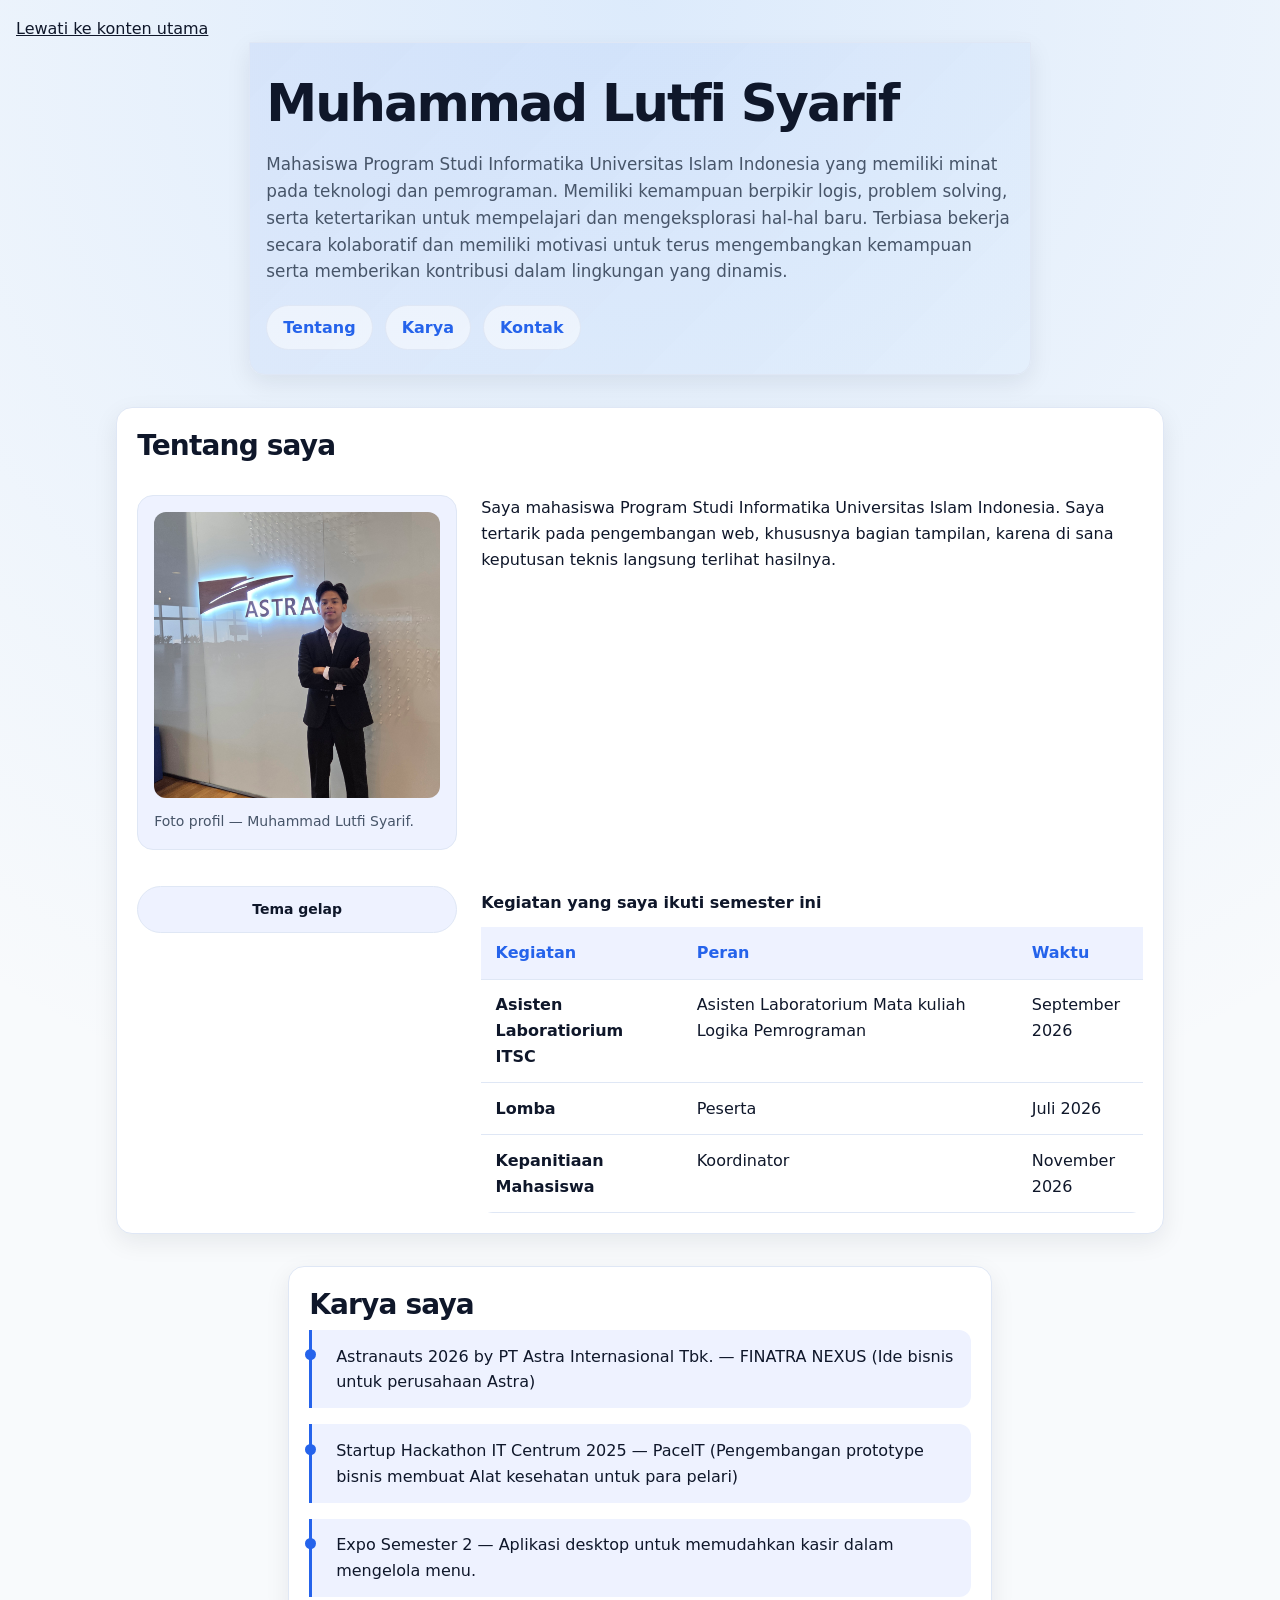
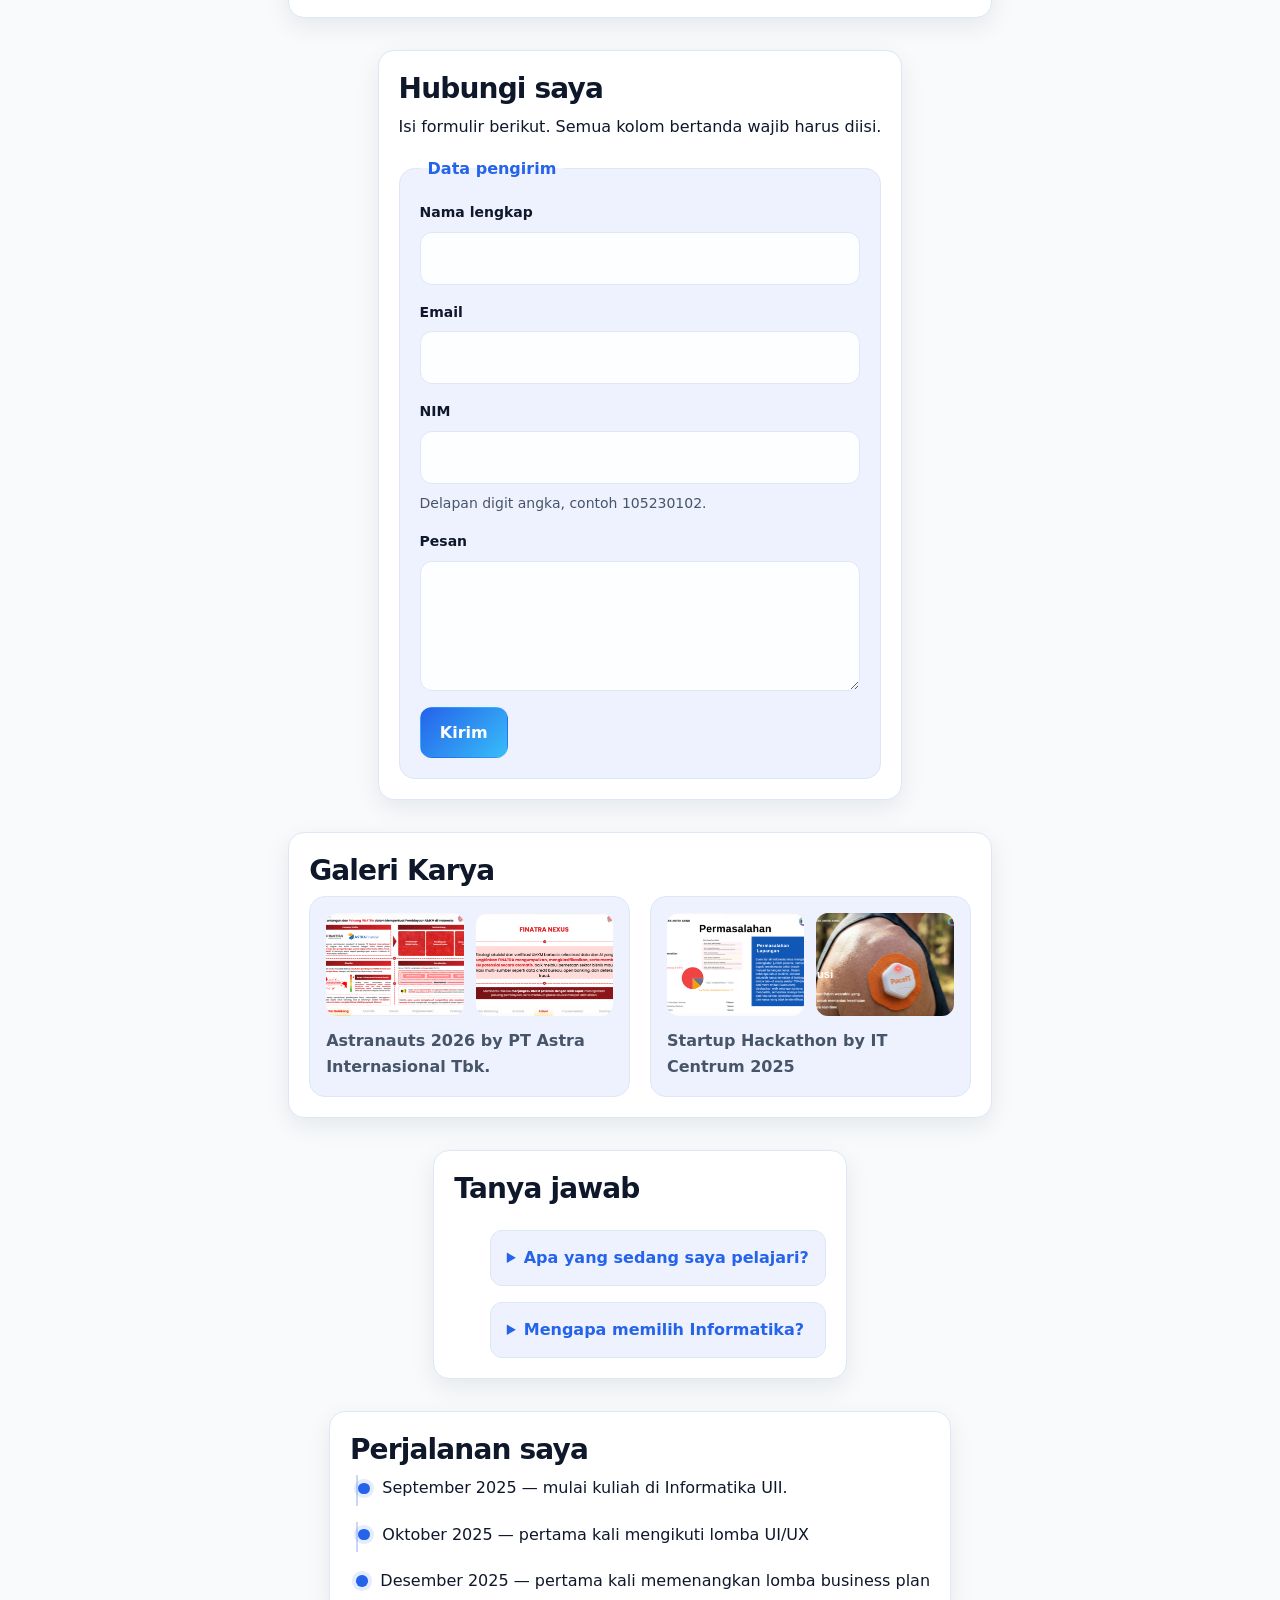
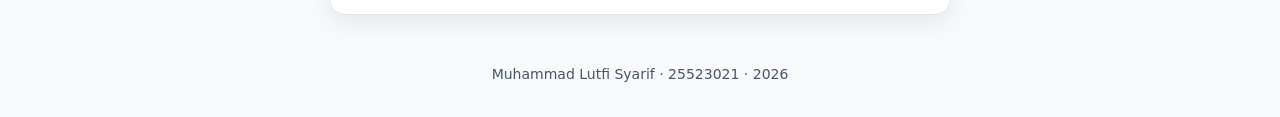
<file:  .html>
<!DOCTYPE html>
<!--
  KERANGKA PROFIL — PABW 2026/2027 — Pertemuan 4
  ==================================================================
  Berkas ini SUDAH LENGKAP dan sudah lolos W3C Nu Html Checker serta
  Lighthouse Accessibility. JANGAN mengubah struktur, landmark, label,
  atau alt untuk memperbaiki tampilan — tampilan diubah dari berkas CSS.

  Tugas Anda di Pertemuan 4:
    1. Ganti isi yang ditandai  [ISI]  dengan milik Anda sendiri.
    2. Buat lima berkas CSS di folder css/ lalu buka komentar
       lima baris <link> di bawah  (lihat Lembar D).
    3. WAJIB — tambahkan MINIMAL TIGA bagian baru di dalam <main>,
       masing-masing memakai elemen semantik yang belum terpakai dan
       berbeda satu sama lain  (lihat Lembar B.3). Setiap bagian wajib
       diberi gaya memakai token yang sama, lalu dievaluasi W3C dan WCAG.
-->
<html lang="id">
<head>
  <meta charset="utf-8">
  <meta name="viewport" content="width=device-width, initial-scale=1">
  <meta name="color-scheme" content="light dark">
  <!-- ISI 1 — judul tab dan hasil pencarian. Ganti dengan nama Anda. -->
  <title>Profil Muhammad Lutfi Syarif — PABW 2026/2027</title>
  <meta name="description" content="Halaman profil mahasiswa PABW: tentang saya, karya, dan kontak.">

  <!-- LEMBAR D — buat lima berkas di folder css/, lalu buka komentar ini.
       URUTAN PEMUATAN MENENTUKAN CASCADE: tokens, base, layout, komponen, tema.
       Lapisan paling bawah menang tanpa perlu !important. -->
  <link rel="stylesheet" href="css/tokens.css">
  <link rel="stylesheet" href="css/base.css">
  <link rel="stylesheet" href="css/layout.css">
  <link rel="stylesheet" href="css/komponen.css">
  <link rel="stylesheet" href="css/tema.css">
</head>
<body>
  <a class="lewati" href="#utama">Lewati ke konten utama</a>

  <header class="kepala">
    <!-- ISI 2 — nama Anda, atau nama panggilan yang Anda pakai. -->
    <h1>Muhammad Lutfi Syarif</h1>
    <!-- ISI 3 — satu kalimat tentang diri Anda. -->
    <p class="tagline">Mahasiswa Program Studi Informatika Universitas Islam Indonesia yang memiliki minat
pada teknologi dan pemrograman. Memiliki kemampuan berpikir logis, problem solving,
serta ketertarikan untuk mempelajari dan mengeksplorasi hal-hal baru. Terbiasa bekerja
secara kolaboratif dan memiliki motivasi untuk terus mengembangkan kemampuan serta
memberikan kontribusi dalam lingkungan yang dinamis.</p>
    <nav aria-label="Navigasi utama">
      <ul>
        <li><a href="#tentang">Tentang</a></li>
        <li><a href="#karya">Karya</a></li>
        <li><a href="#kontak">Kontak</a></li>
      </ul>
    </nav>
  </header>

  <main id="utama">

    <section id="tentang">
      <h2>Tentang saya</h2>

      <figure class="foto">
        <!-- ISI 4 — pakai foto Anda sendiri dengan nama berkas yang sama,
             atau biarkan berkas contoh apa adanya. -->
        <img src="media/foto-profil.jpg"
             alt="Foto diri Nama Anda memakai kemeja putih."
             width="480" height="480" loading="lazy">
        <figcaption>Foto profil — Muhammad Lutfi Syarif.</figcaption>
      </figure>

      <!-- ISI 5 — dua sampai tiga kalimat: asal, minat, dan hal yang
           sedang Anda pelajari. -->
      <p>Saya mahasiswa Program Studi Informatika Universitas Islam Indonesia.
         Saya tertarik pada pengembangan web, khususnya bagian tampilan,
         karena di sana keputusan teknis langsung terlihat hasilnya.</p>

        <input type="checkbox" id="tema" class="pengalih-tema">
        <label for="tema" class="tombol-tema">Tema gelap</label>


      <div class="table-wrap">
        <table>
          <!-- ISI 6 — judul tabel dan isi minimal tiga baris. -->
          <caption>Kegiatan yang saya ikuti semester ini</caption>
          <thead>
            <tr>
              <th scope="col">Kegiatan</th>
              <th scope="col">Peran</th>
              <th scope="col">Waktu</th>
            </tr>
          </thead>
          <tbody>
            <tr>
              <th scope="row">Asisten Laboratiorium ITSC</th>
              <td>Asisten Laboratorium Mata kuliah Logika Pemrograman</td>
              <td><time datetime="2026-09">September 2026</time></td>
            </tr>
            <tr>
              <th scope="row">Lomba</th>
              <td>Peserta</td>
              <td><time datetime="2026-10">Juli 2026</time></td>
            </tr>
            <tr>
              <th scope="row">Kepanitiaan Mahasiswa</th>
              <td>Koordinator</td>
              <td><time datetime="2026">November 2026</time></td>
            </tr>
          </tbody>
        </table>
      </div>
    </section>

    <section id="karya">
      <h2>Karya saya</h2>
      <!-- ISI 7 — tiga karya, proyek, atau hal yang pernah Anda buat.
           Boleh tugas kuliah, karya pribadi, atau hobi. -->
      <ul>
        <li>Astranauts 2026 by PT Astra Internasional Tbk. — FINATRA NEXUS (Ide bisnis untuk perusahaan Astra)</li>
        <li>Startup Hackathon IT Centrum 2025 — PaceIT (Pengembangan prototype bisnis membuat Alat kesehatan untuk para pelari)</li>
        <li>Expo Semester 2 — Aplikasi desktop untuk memudahkan kasir dalam mengelola menu.</li>
      </ul>
    </section>

    <section id="kontak">
      <h2>Hubungi saya</h2>
      <p>Isi formulir berikut. Semua kolom bertanda wajib harus diisi.</p>

      <form action="#" method="post">
        <fieldset>
          <legend>Data pengirim</legend>

          <p>
            <label for="nama">Nama lengkap</label>
            <input id="nama" name="nama" type="text"
                   autocomplete="name" required>
          </p>

          <p>
            <label for="email">Email</label>
            <input id="email" name="email" type="email"
                   autocomplete="email" required>
          </p>

          <p>
            <label for="nim">NIM</label>
            <!-- ISI 8 — ganti angka di dalam pattern dengan NIM Anda sendiri. -->
            <input id="nim" name="nim" type="text" inputmode="numeric"
                   pattern="25523021{8}" aria-describedby="nim-bantuan" required>
            <span id="nim-bantuan">Delapan digit angka, contoh 105230102.</span>
          </p>

          <p>
            <label for="pesan">Pesan</label>
            <textarea id="pesan" name="pesan" rows="4" required></textarea>
          </p>

          <button type="submit">Kirim</button>
        </fieldset>
      </form>
    </section>

    <!-- STRUKTUR TAMBAHAN (Lembar B.3) — minimal tiga bagian baru di sini,
         sebelum tag penutup </main>. Wajib: satu <h2> per bagian, atribut id
         yang belum terpakai, elemen semantik yang berbeda satu sama lain, dan
         gaya memakai token yang sama. Tiga section di atas JANGAN diubah. -->

        <section id="galeri">
          <h2>Galeri Karya</h2>
          <ul class="galeri">
            <li>
              <figure>
                <img src="media/karya-1.png"
                alt="Tangkapan layar karya-1."
                width="640" height="400" loading="lazy">
                <img src="media/karya-2.png"
                alt="Tangkapan layar karya 2."
                width="640" height="400" loading="lazy">
              <figcaption>Astranauts 2026 by PT Astra Internasional Tbk.</figcaption>
              </figure>
            </li>
          <!-- ulangi <li> untuk karya kedua dan ketiga -->
              <li>
              <figure>
                <img src="media/karya-3.png"
                alt="Tangkapan layar karya-3."
                width="640" height="400" loading="lazy">
                <img src="media/karya-4.png"
                alt="Tangkapan layar karya 4."
                width="640" height="400" loading="lazy">
              <figcaption>Startup Hackathon by IT Centrum 2025</figcaption>
              </figure>
            </li>
          </ul>
        </section>

        <section id="tanya-jawab">
          <h2>Tanya jawab</h2>

            <details>
              <summary>Apa yang sedang saya pelajari?</summary>
              <p>CSS dan cara menyusun tampilan yang konsisten lewat token.</p>
            </details>

            <details>
              <summary>Mengapa memilih Informatika?</summary>
              <p> Saya tertarik dengan teknologi dan ingin mempelajari cara
                membuat solusi menggunakan perangkat lunak.</p>
            </details>
        </section>

        <section id="lini-masa">
          <h2>Perjalanan saya</h2>
            <ol class="lini">
              <li><time datetime="2025-09">September 2025</time> — mulai kuliah di Informatika UII.</li>
              <li><time datetime="2025-10">Oktober 2025</time> — pertama kali mengikuti lomba UI/UX</li>
              <li><time datetime="2025-12">Desember 2025</time> — pertama kali memenangkan lomba business plan</li>
            </ol>
        </section>

  </main>

  <footer class="kaki">
    <!-- ISI 9 — nama, NIM, tahun. -->
    <p>Muhammad Lutfi Syarif · 25523021 · <time datetime="2026">2026</time></p>
  </footer>
</body>
</html>
</file>
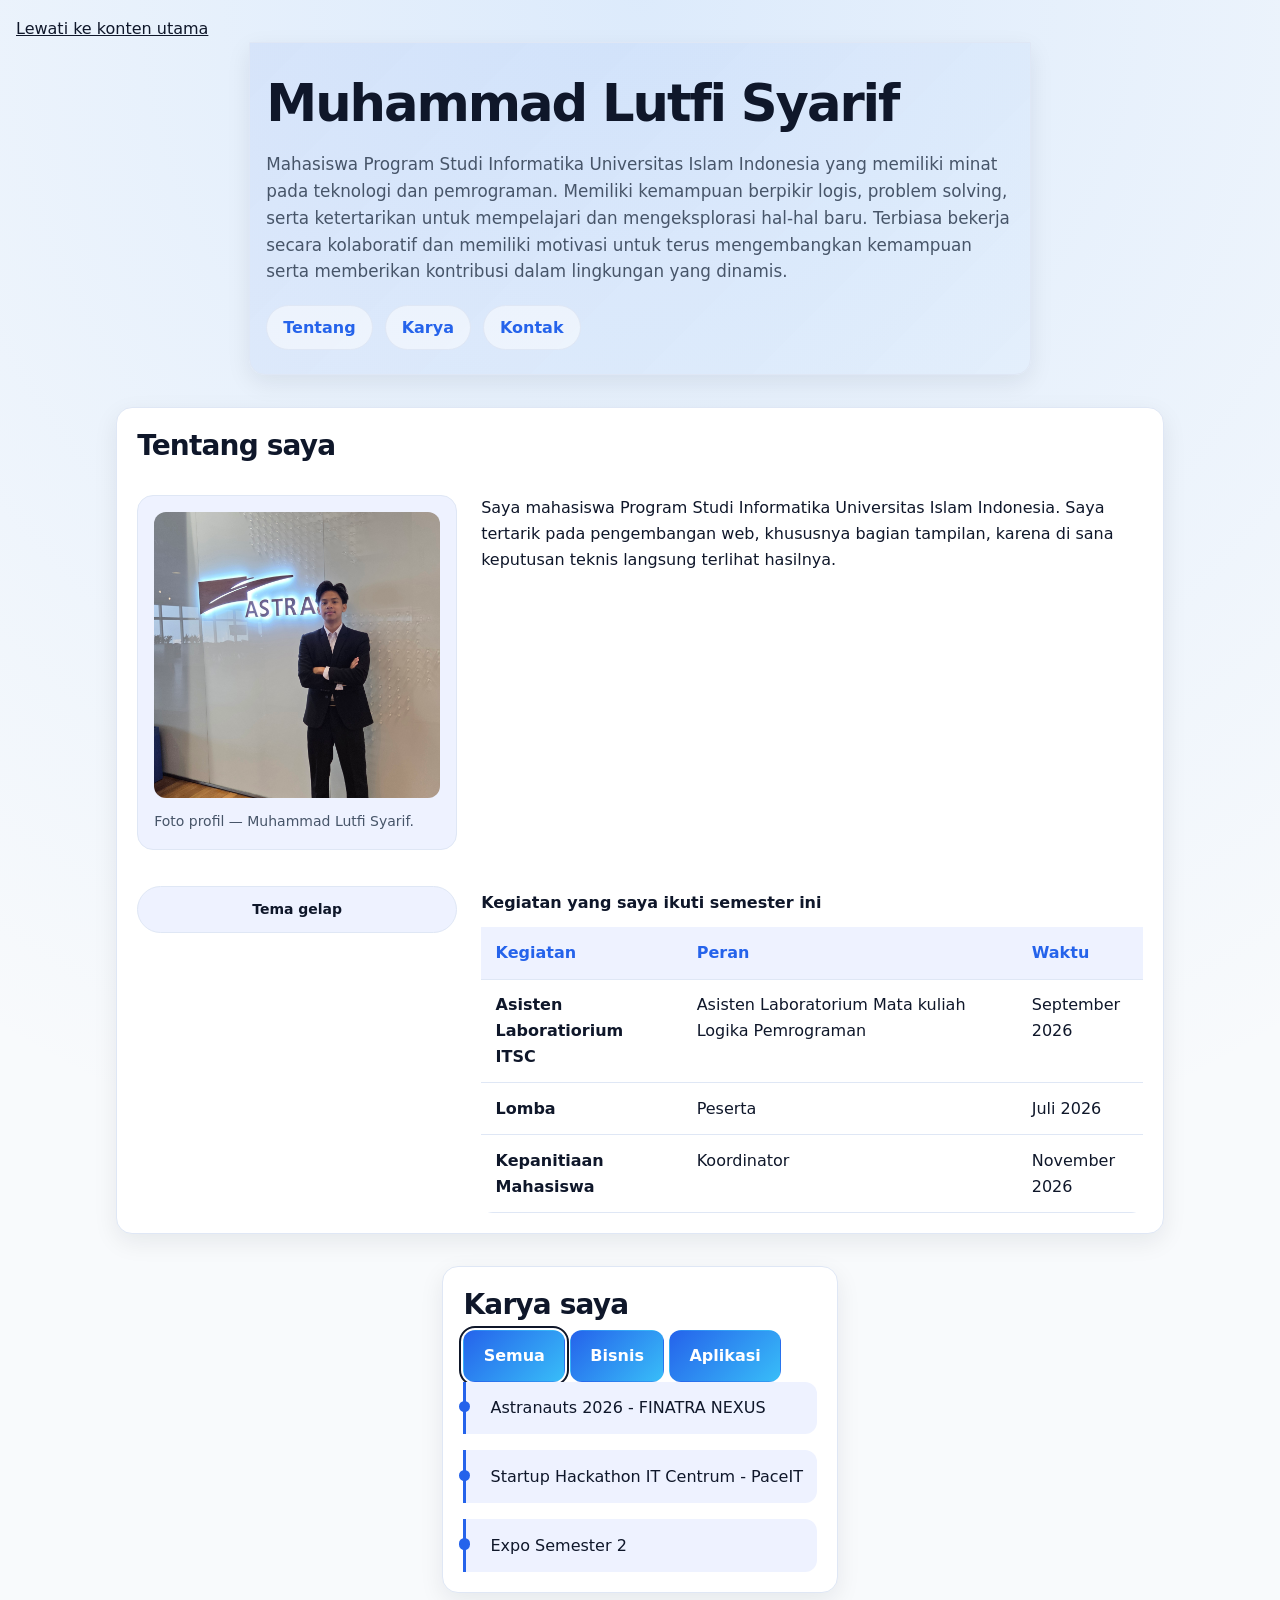
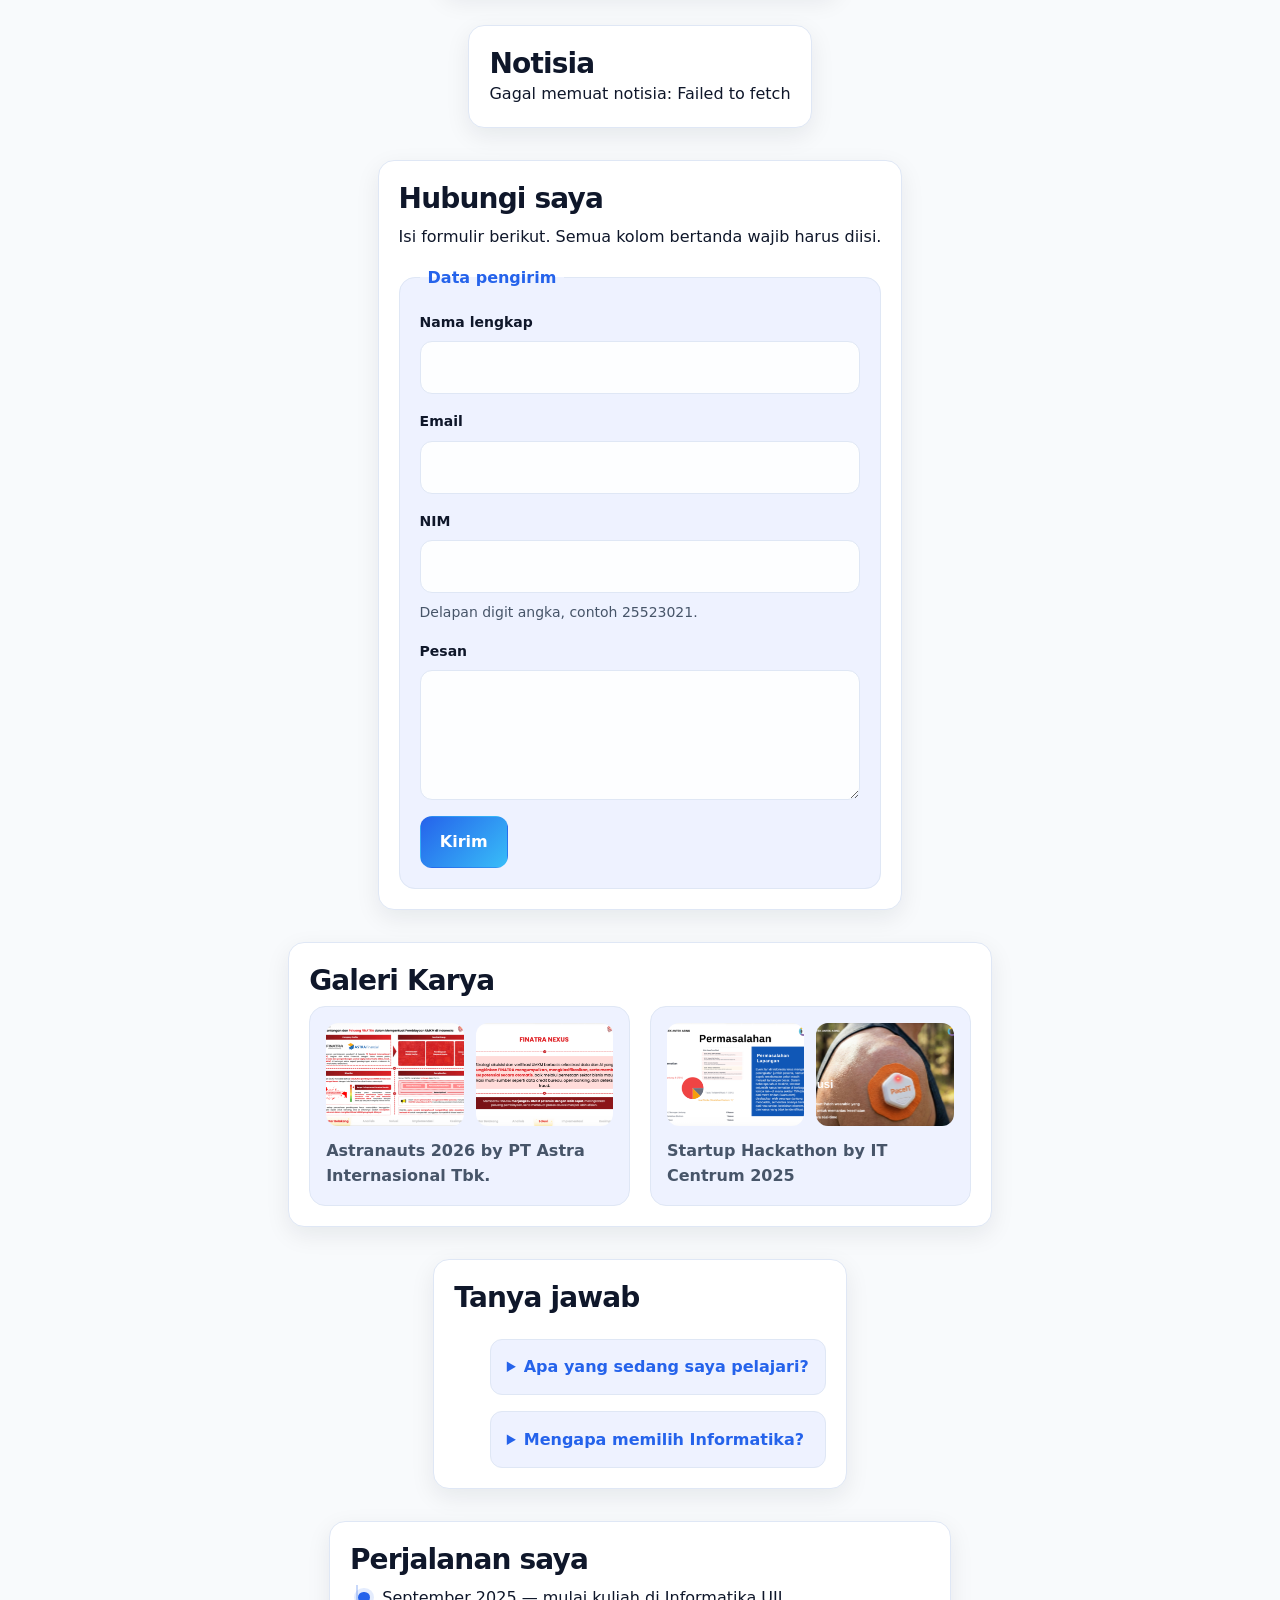
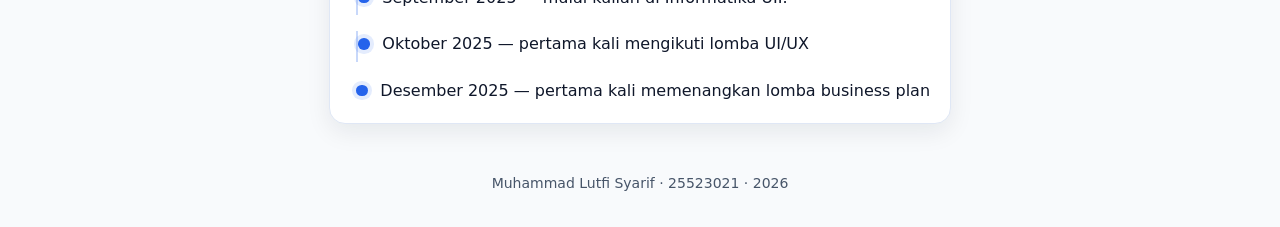
<file: profil.html>
<!DOCTYPE html>
<!--
  KERANGKA PROFIL — PABW 2026/2027 — Pertemuan 4
  ==================================================================
  Berkas ini SUDAH LENGKAP dan sudah lolos W3C Nu Html Checker serta
  Lighthouse Accessibility. JANGAN mengubah struktur, landmark, label,
  atau alt untuk memperbaiki tampilan — tampilan diubah dari berkas CSS.

  Tugas Anda di Pertemuan 4:
    1. Ganti isi yang ditandai  [ISI]  dengan milik Anda sendiri.
    2. Buat lima berkas CSS di folder css/ lalu buka komentar
       lima baris <link> di bawah  (lihat Lembar D).
    3. WAJIB — tambahkan MINIMAL TIGA bagian baru di dalam <main>,
       masing-masing memakai elemen semantik yang belum terpakai dan
       berbeda satu sama lain  (lihat Lembar B.3). Setiap bagian wajib
       diberi gaya memakai token yang sama, lalu dievaluasi W3C dan WCAG.
-->
<html lang="id">
<head>
  <meta charset="utf-8">
  <meta name="viewport" content="width=device-width, initial-scale=1.0">
  <meta name="color-scheme" content="light dark">
  <!-- ISI 1 — judul tab dan hasil pencarian. Ganti dengan nama Anda. -->
  <title>Profil Muhammad Lutfi Syarif — PABW 2026/2027</title>
  <meta name="description" content="Halaman profil mahasiswa PABW: tentang saya, karya, dan kontak.">

  <!-- LEMBAR D — buat lima berkas di folder css/, lalu buka komentar ini.
       URUTAN PEMUATAN MENENTUKAN CASCADE: tokens, base, layout, komponen, tema.
       Lapisan paling bawah menang tanpa perlu !important. -->
  <link rel="stylesheet" href="css/tokens.css">
  <link rel="stylesheet" href="css/base.css">
  <link rel="stylesheet" href="css/layout.css">
  <link rel="stylesheet" href="css/komponen.css">
  <link rel="stylesheet" href="css/tema.css">
</head>
<body>
  <a class="lewati" href="#utama">Lewati ke konten utama</a>

  <header class="kepala">
    <!-- ISI 2 — nama Anda, atau nama panggilan yang Anda pakai. -->
    <h1>Muhammad Lutfi Syarif</h1>
    <!-- ISI 3 — satu kalimat tentang diri Anda. -->
    <p class="tagline">Mahasiswa Program Studi Informatika Universitas Islam Indonesia yang memiliki minat
pada teknologi dan pemrograman. Memiliki kemampuan berpikir logis, problem solving,
serta ketertarikan untuk mempelajari dan mengeksplorasi hal-hal baru. Terbiasa bekerja
secara kolaboratif dan memiliki motivasi untuk terus mengembangkan kemampuan serta
memberikan kontribusi dalam lingkungan yang dinamis.</p>
    <nav aria-label="Navigasi utama">
      <ul>
        <li><a href="#tentang">Tentang</a></li>
        <li><a href="#karya">Karya</a></li>
        <li><a href="#kontak">Kontak</a></li>
      </ul>
    </nav>
  </header>

  <main id="utama">

    <section id="tentang">
      <h2>Tentang saya</h2>

      <figure class="foto">
        <!-- ISI 4 — pakai foto Anda sendiri dengan nama berkas yang sama,
             atau biarkan berkas contoh apa adanya. -->
        <img src="media/foto-profil.jpg"
             alt="Foto diri Nama Anda memakai kemeja putih."
             width="480" height="480" loading="lazy">
        <figcaption>Foto profil — Muhammad Lutfi Syarif.</figcaption>
      </figure>

      <!-- ISI 5 — dua sampai tiga kalimat: asal, minat, dan hal yang
           sedang Anda pelajari. -->
      <p>Saya mahasiswa Program Studi Informatika Universitas Islam Indonesia.
         Saya tertarik pada pengembangan web, khususnya bagian tampilan,
         karena di sana keputusan teknis langsung terlihat hasilnya.</p>

        <input type="checkbox" id="tema" class="pengalih-tema">
        <label for="tema" class="tombol-tema">Tema gelap</label>


      <div class="table-wrap">
        <table>
          <!-- ISI 6 — judul tabel dan isi minimal tiga baris. -->
          <caption>Kegiatan yang saya ikuti semester ini</caption>
          <thead>
            <tr>
              <th scope="col">Kegiatan</th>
              <th scope="col">Peran</th>
              <th scope="col">Waktu</th>
            </tr>
          </thead>
          <tbody>
            <tr>
              <th scope="row">Asisten Laboratiorium ITSC</th>
              <td>Asisten Laboratorium Mata kuliah Logika Pemrograman</td>
              <td><time datetime="2026-09">September 2026</time></td>
            </tr>
            <tr>
              <th scope="row">Lomba</th>
              <td>Peserta</td>
              <td><time datetime="2026-10">Juli 2026</time></td>
            </tr>
            <tr>
              <th scope="row">Kepanitiaan Mahasiswa</th>
              <td>Koordinator</td>
              <td><time datetime="2026">November 2026</time></td>
            </tr>
          </tbody>
        </table>
      </div>
    </section>

    <section id="karya">
      <h2>Karya saya</h2>
      <!-- ISI 7 — tiga karya, proyek, atau hal yang pernah Anda buat.
           Boleh tugas kuliah, karya pribadi, atau hobi. -->
      <div id="filter">
        <button type="button" data-kategori="semua" class="aktif">Semua</button>
        <button type="button" data-kategori="bisnis">Bisnis</button>
        <button type="button" data-kategori="aplikasi">Aplikasi</button>
      </div>
      <ul id="daftar"></ul>
      <p id="pesan-kosong" hidden>Tidak ada proyek pada kategori itu.</p>
    </section>

        <section id="notisia-bagian">
      <h2>Notisia</h2>
      <p id="status-notisia" role="status"></p>
      <ul id="notisia"></ul>
    </section>

    <section id="kontak">
      <h2>Hubungi saya</h2>
      <p>Isi formulir berikut. Semua kolom bertanda wajib harus diisi.</p>

      <form action="#" method="post" novalidate>
        <fieldset>
          <legend>Data pengirim</legend>

          <p>
            <label for="nama">Nama lengkap</label>
            <input id="nama" name="nama" type="text"
                   autocomplete="name" aria-describedby="nama-galat" required>
            <span class="pesan-galat" id="nama-galat"></span>
          </p>

          <p>
            <label for="email">Email</label>
            <input id="email" name="email" type="email"
                   autocomplete="email" aria-describedby="email-galat" required>
            <span class="pesan-galat" id="email-galat"></span>
          </p>

          <p>
            <label for="nim">NIM</label>
            <!-- ISI 8 — ganti angka di dalam pattern dengan NIM Anda sendiri. -->
            <input id="nim" name="nim" type="text" inputmode="numeric"
                   pattern="[0-9]{8}" aria-describedby="nim-bantuan nim-galat" required>
            <span id="nim-bantuan">Delapan digit angka, contoh 25523021.</span>
            <span class="pesan-galat" id="nim-galat"></span>
          </p>

          <p>
            <label for="pesan">Pesan</label>
            <textarea id="pesan" name="pesan" rows="4"
                      aria-describedby="pesan-galat" required></textarea>
            <span class="pesan-galat" id="pesan-galat"></span>
          </p>

          <button type="submit">Kirim</button>
        </fieldset>
      </form>
    </section>

    <!-- STRUKTUR TAMBAHAN (Lembar B.3) — minimal tiga bagian baru di sini,
         sebelum tag penutup </main>. Wajib: satu <h2> per bagian, atribut id
         yang belum terpakai, elemen semantik yang berbeda satu sama lain, dan
         gaya memakai token yang sama. Tiga section di atas JANGAN diubah. -->

        <section id="galeri">
          <h2>Galeri Karya</h2>
          <ul class="galeri">
            <li>
              <figure>
                <img src="media/karya-1.png"
                alt="Tangkapan layar karya-1."
                width="640" height="400" loading="lazy">
                <img src="media/karya-2.png"
                alt="Tangkapan layar karya 2."
                width="640" height="400" loading="lazy">
              <figcaption>Astranauts 2026 by PT Astra Internasional Tbk.</figcaption>
              </figure>
            </li>
          <!-- ulangi <li> untuk karya kedua dan ketiga -->
              <li>
              <figure>
                <img src="media/karya-3.png"
                alt="Tangkapan layar karya-3."
                width="640" height="400" loading="lazy">
                <img src="media/karya-4.png"
                alt="Tangkapan layar karya 4."
                width="640" height="400" loading="lazy">
              <figcaption>Startup Hackathon by IT Centrum 2025</figcaption>
              </figure>
            </li>
          </ul>
        </section>

        <section id="tanya-jawab">
          <h2>Tanya jawab</h2>

            <details>
              <summary>Apa yang sedang saya pelajari?</summary>
              <p>CSS dan cara menyusun tampilan yang konsisten lewat token.</p>
            </details>

            <details>
              <summary>Mengapa memilih Informatika?</summary>
              <p> Saya tertarik dengan teknologi dan ingin mempelajari cara
                membuat solusi menggunakan perangkat lunak.</p>
            </details>
        </section>

        <section id="lini-masa">
          <h2>Perjalanan saya</h2>
            <ol class="lini">
              <li><time datetime="2025-09">September 2025</time> — mulai kuliah di Informatika UII.</li>
              <li><time datetime="2025-10">Oktober 2025</time> — pertama kali mengikuti lomba UI/UX</li>
              <li><time datetime="2025-12">Desember 2025</time> — pertama kali memenangkan lomba business plan</li>
            </ol>
        </section>

  </main>

  <footer class="kaki">
    <!-- ISI 9 — nama, NIM, tahun. -->
    <p>Muhammad Lutfi Syarif · 25523021 · <time datetime="2026">2026</time></p>
  </footer>

  <script type="module" src="js/app.js"></script>
  <script type="module" src="js/dom.js"></script>
</body>
</html>
</file>
<file: css/tokens.css>
/* LAPIS 1 — primitif: nilai mentah, tidak menyebut peran apa pun */
:root {
  --blue-900: #0f172a;
  --blue-700: #2563eb;
  --blue-500: #60a5fa;
  --cyan-400: #38bdf8;
  --gray-50:  #f8fafc;
  --gray-100: #eef2ff;
  --gray-200: #dfe7f5;
  --gray-700: #475569;
  --gray-900: #0f172a;
  --white: #ffffff;
 
  --space-1: 0.25rem;
  --space-2: 0.5rem;
  --space-3: 0.75rem;
  --space-4: 1rem;
  --space-5: 1.25rem;
  --space-6: 1.5rem;
  --space-8: 2rem;
  --space-10: 2.5rem;
 
  --radius-sm: 0.375rem;
  --radius-md: 0.75rem;
  --radius-lg: 1rem;
  --shadow-1: 0 8px 24px rgba(15, 23, 42, 0.08);
 
  --text-sm: 0.875rem;
  --text-md: 1rem;
  --text-lg: 1.125rem;
  --text-xl: 1.75rem;
  --text-3xl: clamp(2.2rem, 4vw, 3.5rem);
}
 
/* LAPIS 2 — semantik: peran. Isinya mengacu ke lapis 1. */
:root {
  --color-bg:       var(--gray-50);
  --color-fg:       var(--gray-900);
  --color-surface:  var(--white);
  --color-surface-soft: var(--gray-100);
  --color-border:   var(--gray-200);
  --color-primary:  var(--blue-700);
  --color-primary-soft: var(--cyan-400);
  --color-danger:   #b91c1c;
  --color-focus:    var(--blue-500);
  --color-muted:    var(--gray-700);
 
  --card-pad:       var(--space-5);
  --section-gap:    var(--space-8);
  --container:      1100px;
}
</file>
<file: css/base.css>
*, *::before, *::after {
  box-sizing: border-box;
}

* {
  margin: 0;
}

html {
  font-size: 100%;
  scroll-behavior: smooth;
}

body {
  display: grid;
  grid-template-rows: auto minmax(0, 1fr) auto;
  min-height: 100dvh;
  font-family: system-ui, "Segoe UI", Roboto, sans-serif;
  font-size: var(--text-md);
  line-height: 1.6;
  color: var(--color-fg);
  background:
    radial-gradient(circle at top, rgba(96, 165, 250, 0.18), transparent 35%),
    var(--color-bg);
  padding: var(--space-4) var(--space-4) var(--space-8);
}

img {
  max-width: 100%;
  height: auto;
  display: block;
}

a {
  color: inherit;
}

h1,
h2,
h3,
p,
ul,
ol,
figure,
blockquote,
details {
  margin: 0;
}

h1 {
  font-size: var(--text-3xl);
  line-height: 1.1;
  letter-spacing: -0.04em;
}

h2 {
  font-size: var(--text-xl);
  line-height: 1.25;
  letter-spacing: -0.03em;
}

h3 {
  font-size: var(--text-lg);
  line-height: 1.3;
}

main p,
main li,
main label,
main table,
main summary,
main figcaption,
main span {
  max-width: 65ch;
}

main section,
header.kepala,
footer.kaki {
  max-width: var(--container);
  margin-inline: auto;
}

figure {
  margin: 0;
}

button,
input,
textarea {
  font: inherit;
}
</file>
<file: css/layout.css>
header.kepala {
  display: grid;
  gap: var(--space-5);
  padding: var(--space-8) var(--space-4) var(--space-6);
  background: linear-gradient(135deg, rgba(37, 99, 235, 0.08), rgba(96, 165, 250, 0.04));
  border: 1px solid var(--color-border);
  border-radius: 0 0 var(--radius-lg) var(--radius-lg);
  box-shadow: var(--shadow-1);
}

header.kepala h1 {
  max-width: 18ch;
}

header.kepala .tagline {
  max-width: 70ch;
  color: var(--color-muted);
  font-size: 1.05rem;
}

nav ul {
  display: flex;
  flex-wrap: wrap;
  gap: var(--space-3);
  list-style: none;
  margin: 0;
  padding: 0;
}

nav li {
  display: flex;
}

nav a {
  display: inline-flex;
  align-items: center;
  justify-content: center;
  min-height: 2.5rem;
  padding: 0.55rem 1rem;
  border: 1px solid var(--color-border);
  border-radius: 999px;
  background: rgba(255, 255, 255, 0.5);
  color: var(--color-primary);
  text-decoration: none;
  font-weight: 600;
  transition: transform 0.2s ease, background 0.2s ease, border-color 0.2s ease;
}

nav a:hover,
nav a:focus-visible {
  transform: translateY(-1px);
  background: var(--color-primary);
  border-color: var(--color-primary);
  color: var(--color-surface);
  text-decoration: none;
}

main {
  display: flex;
  flex-direction: column;
  gap: var(--section-gap);
  padding-block: var(--space-8);
}

main > section {
  background: var(--color-surface);
  border: 1px solid var(--color-border);
  border-radius: var(--radius-lg);
  box-shadow: var(--shadow-1);
  padding: var(--card-pad);
}

#tentang {
  display: grid;
  grid-template-columns: minmax(240px, 320px) 1fr;
  gap: var(--space-6);
  align-items: start;
}

#tentang > h2,
#karya > h2,
#kontak > h2,
#galeri > h2,
#tanya-jawab > h2,
#lini-masa > h2 {
  grid-column: 1 / span 2;
  margin-bottom: var(--space-2);
}

#tentang .foto {
  display: grid;
  gap: var(--space-3);
  border: 1px solid var(--color-border);
  border-radius: var(--radius-lg);
  background: var(--color-surface-soft);
  padding: var(--space-4);
}

#tentang .foto img {
  border-radius: var(--radius-md);
  aspect-ratio: 1;
  object-fit: cover;
}

#tentang .foto figcaption {
  color: var(--color-muted);
  font-size: var(--text-sm);
}

#tentang > p,
#tentang .table-wrap,
#kontak > p,
#karya > ul,
#galeri > ul,
#tanya-jawab > details,
#lini-masa > ol {
  grid-column: 2 / span 1;
  min-width: 0;
}

#tentang > p {
  color: var(--color-fg);
}

.table-wrap {
  width: 100%;
  overflow-x: auto;
  -webkit-overflow-scrolling: touch;
}

#tentang table {
  width: 100%;
  min-width: 0;
  border-collapse: collapse;
  margin-top: var(--space-4);
  overflow: hidden;
  border-radius: var(--radius-md);
  table-layout: auto;
  word-break: break-word;
}

#tentang th,
#tentang td {
  word-break: break-word;
  overflow-wrap: anywhere;
}
#tentang caption {
  margin-bottom: var(--space-3);
  font-weight: 700;
  text-align: left;
}

#tentang th,
#tentang td {
  padding: 0.8rem 0.9rem;
  border-bottom: 1px solid var(--color-border);
  text-align: left;
  vertical-align: top;
}

#tentang thead th {
  background: var(--color-surface-soft);
  color: var(--color-primary);
}

#karya ul {
  display: grid;
  gap: var(--space-4);
  list-style: none;
  padding-left: 0;
}

#karya li {
  position: relative;
  padding: 0.85rem 0.85rem 0.85rem 1.5rem;
  border-left: 3px solid var(--color-primary);
  border-radius: 0 var(--radius-md) var(--radius-md) 0;
  background: var(--color-surface-soft);
}

#karya li::before {
  content: "";
  position: absolute;
  left: -0.45rem;
  top: 1.2rem;
  width: 0.7rem;
  height: 0.7rem;
  border-radius: 50%;
  background: var(--color-primary);
}

#kontak form {
  max-width: 40rem;
}

#kontak fieldset {
  border: 1px solid var(--color-border);
  border-radius: var(--radius-lg);
  padding: var(--space-5);
  background: var(--color-surface-soft);
}

#kontak legend {
  padding: 0 0.5rem;
  font-weight: 700;
  color: var(--color-primary);
}

#kontak p {
  display: grid;
  gap: var(--space-2);
  margin-block-end: var(--space-4);
}

#galeri ul {
  display: grid;
  grid-template-columns: repeat(auto-fit, minmax(16rem, 1fr));
  gap: var(--space-5);
  list-style: none;
  padding-left: 0;
}

#galeri li figure {
  display: flex;
  flex-direction: row;
  flex-wrap: wrap;
  gap: var(--space-3);
  padding: var(--space-4);
  border: 1px solid var(--color-border);
  border-radius: var(--radius-lg);
  background: var(--color-surface-soft);
}

#galeri li figure img {
  flex: 1 1 0;
  min-width: 0;
  border-radius: var(--radius-md);
  aspect-ratio: 4 / 3;
  object-fit: cover;
}

#galeri li figcaption {
  color: var(--color-muted);
  font-weight: 600;
}

#tanya-jawab {
  display: grid;
  gap: var(--space-4);
}

#tanya-jawab details {
  border: 1px solid var(--color-border);
  border-radius: var(--radius-md);
  background: var(--color-surface-soft);
  padding: 0.9rem 1rem;
}

#tanya-jawab summary {
  cursor: pointer;
  font-weight: 700;
  color: var(--color-primary);
}

#tanya-jawab details p {
  margin-top: 0.75rem;
  color: var(--color-muted);
}

#lini-masa ol {
  list-style: none;
  padding-left: 0;
  display: grid;
  gap: var(--space-4);
  position: relative;
}

#lini-masa li {
  position: relative;
  padding-left: 1.5rem;
  margin-left: 0.4rem;
}

#lini-masa li::before {
  content: "";
  position: absolute;
  left: 0;
  top: 0.45rem;
  width: 0.72rem;
  height: 0.72rem;
  border-radius: 50%;
  background: var(--color-primary);
  box-shadow: 0 0 0 4px rgba(37, 99, 235, 0.12);
}

#lini-masa li:not(:last-child) {
  border-left: 2px solid rgba(37, 99, 235, 0.25);
  padding-bottom: 0.3rem;
}

@media (max-width: 720px) {
  body {
    padding: 0.75rem;
  }

  header.kepala {
    padding: 1.5rem 1rem 1.25rem;
    border-radius: var(--radius-lg);
  }

  nav ul {
    display: grid;
    grid-template-columns: 1fr;
    width: 100%;
  }

  nav a {
    width: 100%;
  }

  main {
    gap: 1.25rem;
    padding-block: 1.5rem;
  }

  main > section {
    padding: 1rem;
  }

  #tentang {
    grid-template-columns: 1fr;
  }

  #tentang > p,
  #tentang .table-wrap,
  #kontak > p,
  #karya > ul,
  #galeri > ul,
  #tanya-jawab > details,
  #lini-masa > ol {
    grid-column: 1;
  }

  #galeri ul {
    grid-template-columns: 1fr;
  }

  #kontak fieldset {
    padding: 1rem;
  }

  footer.kaki {
    padding-top: 0.5rem;
    text-align: center;
  }
}

footer.kaki {
  display: flex;
  justify-content: center;
  padding: 1rem 0 0;
  color: var(--color-muted);
  font-size: var(--text-sm);
}
</file>
<file: css/komponen.css>
label {
  font-size: var(--text-sm);
  font-weight: 700;
  color: var(--color-fg);
}

input:not([type="checkbox"]):not([type="radio"]),
select,
textarea {
  width: 100%;
  font: inherit;
  padding: 0.8rem 0.9rem;
  border: 1px solid var(--color-border);
  border-radius: var(--radius-md);
  background: rgba(255, 255, 255, 0.9);
  color: var(--color-fg);
  transition: border-color 0.2s ease, box-shadow 0.2s ease, background 0.2s ease;
}

input[type="checkbox"],
input[type="radio"] {
  width: auto;
}

input:focus,
select:focus,
textarea:focus {
  border-color: var(--color-primary);
  box-shadow: 0 0 0 4px rgba(37, 99, 235, 0.15);
  outline: none;
}

textarea {
  min-height: 8rem;
  resize: vertical;
}

button {
  display: inline-flex;
  align-items: center;
  justify-content: center;
  min-height: 2.75rem;
  padding: 0.75rem 1.2rem;
  border: 1px solid transparent;
  border-radius: var(--radius-md);
  background: linear-gradient(135deg, var(--color-primary), var(--color-primary-soft));
  color: var(--color-surface);
  font-weight: 700;
  cursor: pointer;
  transition: transform 0.2s ease, box-shadow 0.2s ease;
}

button:hover,
button:focus-visible {
  transform: translateY(-1px);
  box-shadow: 0 12px 24px rgba(37, 99, 235, 0.2);
}

.aktif {
  outline: 2px solid var(--color-fg);
  outline-offset: 2px;
}

:focus-visible {
  outline: 2px solid var(--color-focus);
  outline-offset: 2px;
}

input:user-invalid,
textarea:user-invalid {
  border-color: var(--color-danger);
  border-width: 2px;
  background: rgba(185, 28, 28, 0.02);
}

#nim-bantuan {
  display: block;
  color: var(--color-muted);
  font-size: var(--text-sm);
}

.form-kolom {
  display: flex;
  flex-direction: column;
  gap: var(--space-2);
}

.pesan-galat {
  display: none;
  color: var(--color-danger);
  font-size: var(--text-sm);
}

.form-kolom:has(input:user-invalid) .pesan-galat {
  display: block;
}

.pesan-galat:not(:empty) {
  display: block;
}
</file>
<file: css/tema.css>
@media (prefers-color-scheme: dark) {
  :root {
    --color-bg: #0f172a;
    --color-fg: #e2e8f0;
    --color-surface: #111827;
    --color-surface-soft: #1e293b;
    --color-border: #334155;
    --color-primary: #7dd3fc;
    --color-primary-soft: #38bdf8;
    --color-danger: #fca5a5;
    --color-focus: #facc15;
    --color-muted: #cbd5e1;
    --shadow-1: 0 12px 30px rgba(2, 6, 23, 0.45);
  }
}

.pengalih-tema {
  position: absolute;
  opacity: 0;
  pointer-events: none;
}

.tombol-tema {
  display: inline-flex;
  align-items: center;
  justify-content: center;
  margin-top: var(--space-3);
  padding: 0.7rem 1rem;
  border: 1px solid var(--color-border);
  border-radius: 999px;
  background: var(--color-surface-soft);
  color: var(--color-fg);
  font-weight: 700;
  cursor: pointer;
  transition: all 0.2s ease;
}

.tombol-tema:hover,
.tombol-tema:focus-visible {
  border-color: var(--color-primary);
  color: var(--color-primary);
}

:root:has(#tema:checked) {
  --color-bg: #0f172a;
  --color-fg: #e2e8f0;
  --color-surface: #111827;
  --color-surface-soft: #1e293b;
  --color-border: #334155;
  --color-primary: #7dd3fc;
  --color-primary-soft: #38bdf8;
  --color-danger: #fca5a5;
  --color-focus: #facc15;
  --color-muted: #cbd5e1;
}

:root:has(#tema:checked) .tombol-tema {
  background: rgba(125, 211, 252, 0.12);
  border-color: rgba(125, 211, 252, 0.5);
}
</file>
